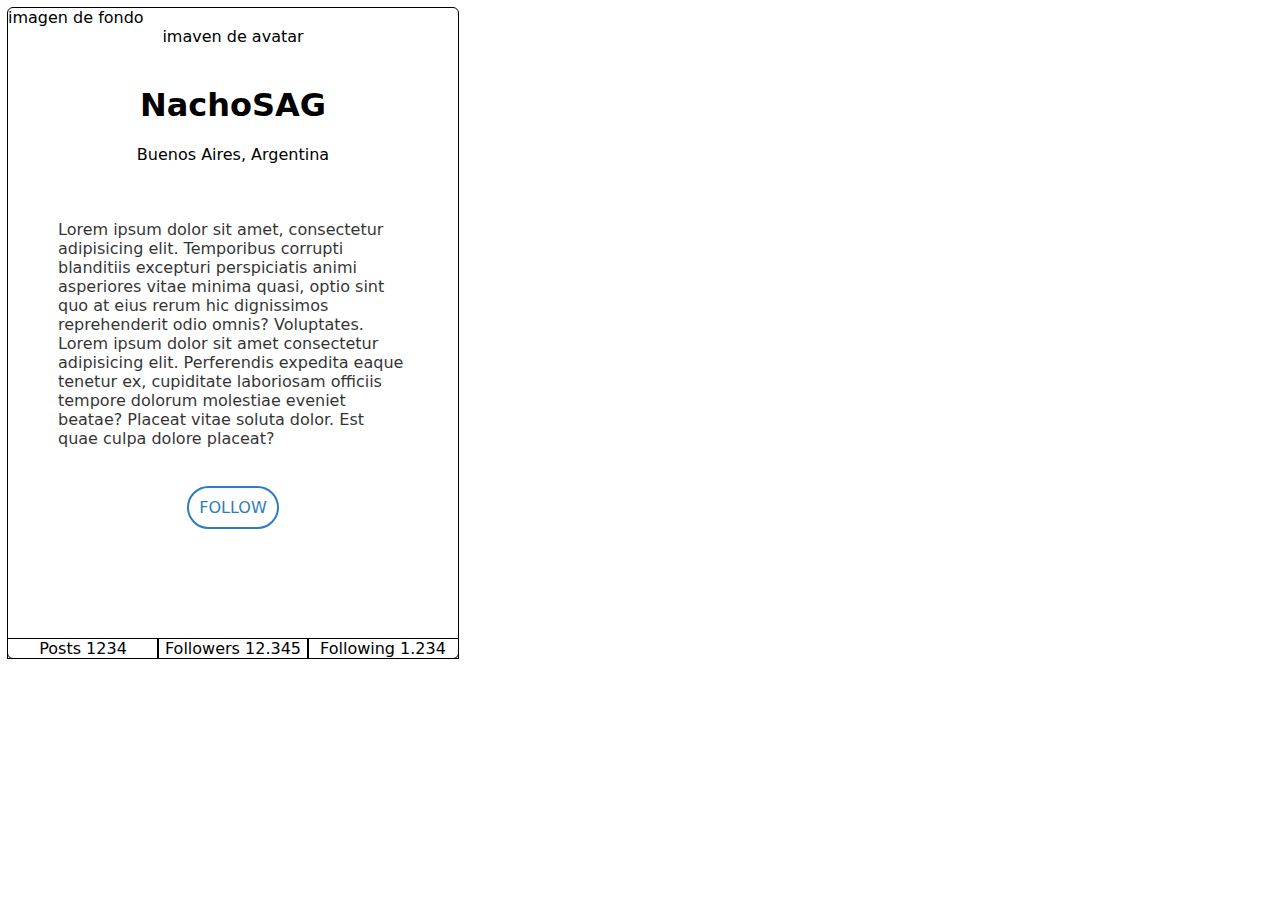
<file: basic-card/index.html>
<!DOCTYPE html>
<html lang="en">
<head>
  <meta charset="UTF-8">
  <meta name="viewport" content="width=device-width, initial-scale=1.0">
  <meta name="description" content="Esta es la tarjeta de usuario de NachoSAG">
  <title>Tarjeta de NachoSAG</title>
  <link rel="stylesheet" href="/basic-card/styles.css">
</head>
<body>
  <main>
    <div class="card">
      <div class="header">
        imagen de fondo
        <!-- <img class="background" src="fondo.avif" alt="Imagen de fondo"> -->
      </div>
      <div class="profile">
        imaven de avatar
        <!-- <img class="avatar" src="Vader.png" alt="Avatar de NachoSAG"> -->
        <h1>NachoSAG</h1>
        <p>Buenos Aires, Argentina</p>
      </div>
      <div class="description">
        <p class="about-me">
        Lorem ipsum dolor sit amet, consectetur adipisicing elit. 
        Temporibus corrupti blanditiis excepturi perspiciatis animi 
        asperiores vitae minima quasi, optio sint quo at eius rerum hic 
        dignissimos reprehenderit odio omnis? Voluptates.
        Lorem ipsum dolor sit amet consectetur adipisicing elit. Perferendis 
        expedita eaque tenetur ex, cupiditate laboriosam officiis tempore 
        dolorum molestiae eveniet beatae? Placeat vitae soluta dolor. 
        Est quae culpa dolore placeat?
        </p>
        <a class="follow" href="https://x.com/nacho_sag" target="_blank" >FOLLOW</a>
      </div>
      <div class="footer">
        <div class="stats">
          Posts 1234
        </div>
        <div class="stats">
          Followers 12.345
        </div>
        <div class="stats">
          Following 1.234
        </div>
      </div>
    </div>
  </main>
</body>

</html>
</file>
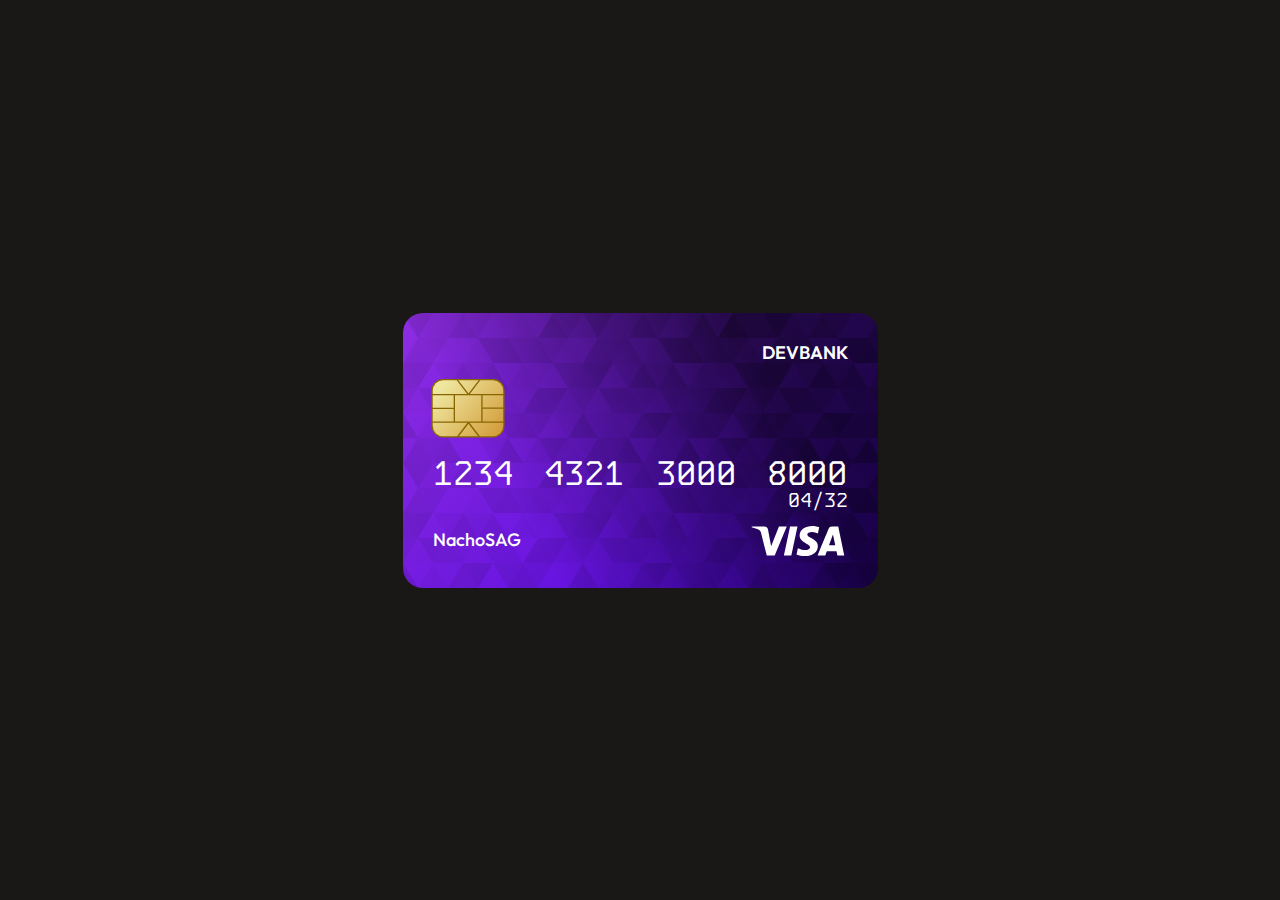
<file: flip-credit-card/index.html>
<!DOCTYPE html>
<html lang="en">
<head>
  <meta charset="UTF-8">
  <meta name="viewport" content="width=device-width, initial-scale=1.0">
  <link rel="stylesheet" href="styles.css">
  <title>NachoSAG - Credit Card</title>
</head>
<body>
  <main>
    <div class="card">
      <p class="bank-name">DEVBANK</p>
      <img class="chip" src="emv.svg" alt="chip-logo" >
      <p class="number">
        <span class="num num-1">1234</span>
        <span class="num num-2">4321</span>
        <span class="num num-3">3000</span>
        <span class="num num-4">8000</span>
      </p>
      <footer class="footer">
        <span class="client">NachoSAG</span>
        <div class="date-visa">
          <span class="date">04/32</span>
          <img class="visa" src="visa.svg" alt="visa-logo" >
        </div>
      </footer>
    </div>
  </main>
</body>
</html>
</file>
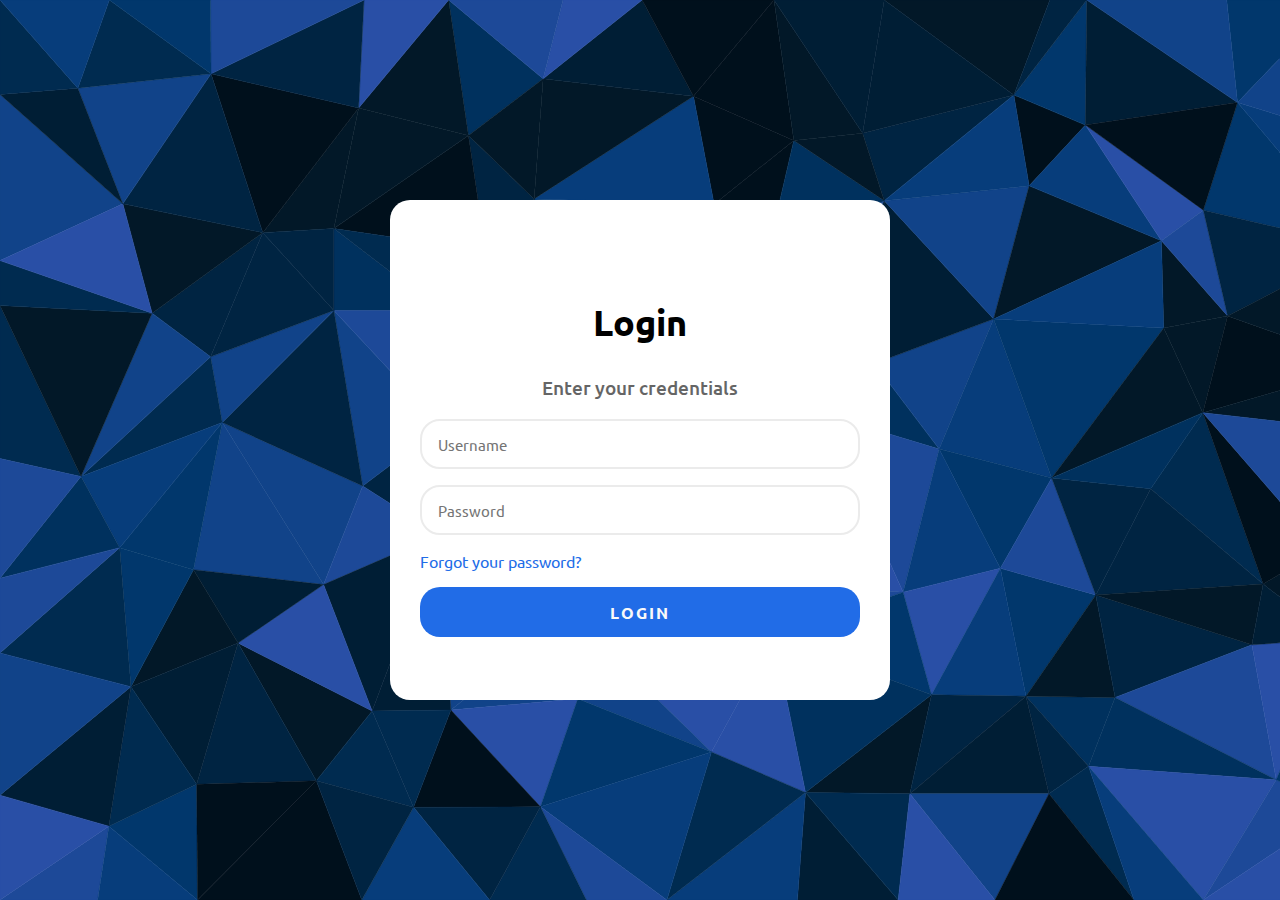
<file: login/index.html>
<!DOCTYPE html>
<html lang="en">
<head>
  <meta charset="UTF-8">
  <meta name="viewport" content="width=device-width, initial-scale=1.0">
  <title>Login Form</title>
  <link rel="stylesheet" href="styles.css">
</head>
<body>
  <main>
    <div class="login-card">
      <h2>Login</h2>
      <h3>Enter your credentials</h3>
      <form class="login-form">
        <input type="email" placeholder="Username">
        <input type="password" placeholder="Password">
        <a href="#">Forgot your password?</a>
        <button type="submit">LOGIN</button>
      </form>
    </div>
  </main>
</body>
</html>
</file>
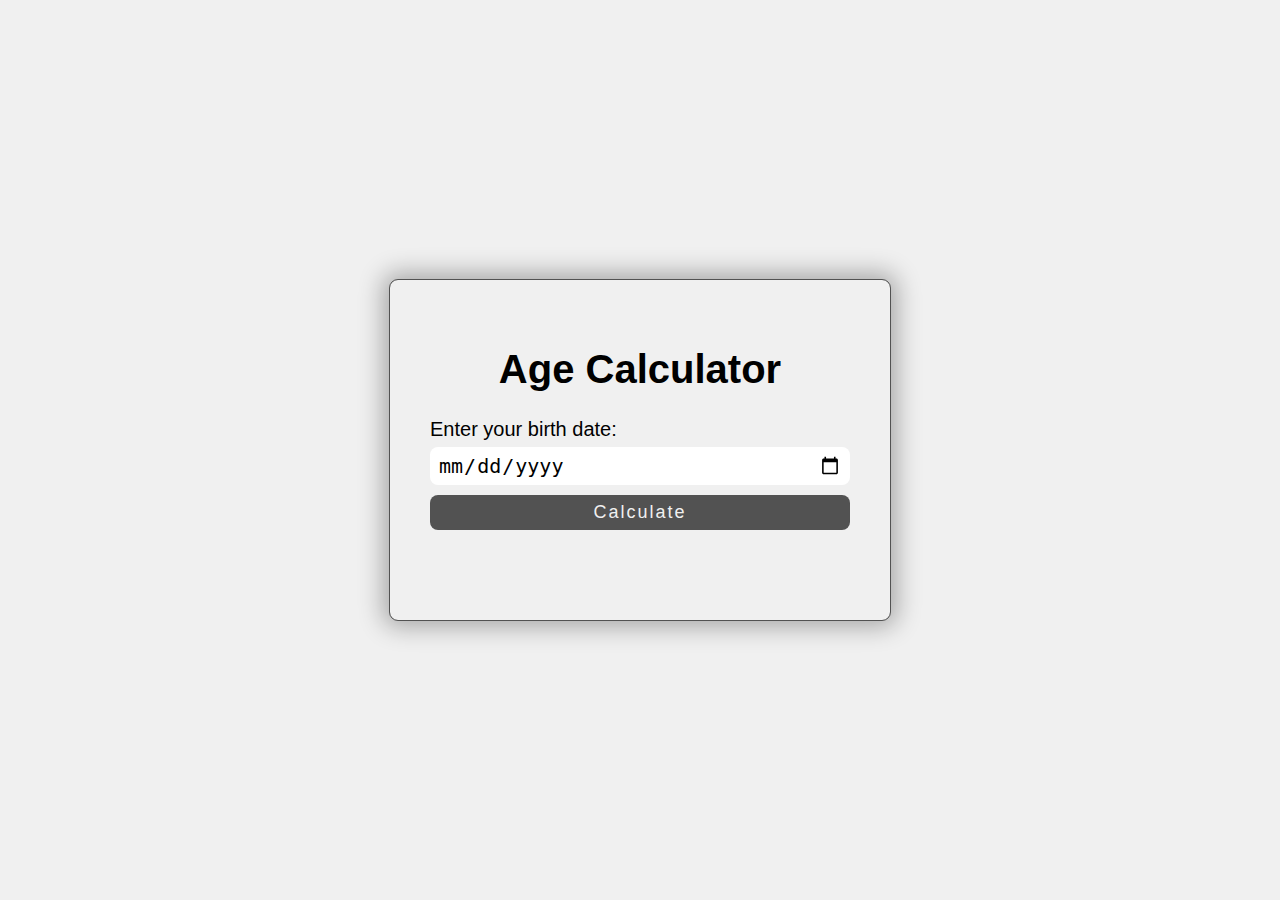
<file: age-calculator/src/index.html>
<!DOCTYPE html>
<html lang="en">

<head>
  <meta charset="UTF-8">
  <meta name="viewport" content="width=device-width, initial-scale=1.0">
  <link rel="stylesheet" href="styles.css">
  <title>Age Calculator</title>
</head>

<body>
  <main>
    <h1>Age Calculator</h1>
    <div class="content">
      <div class="date">
        <label for="birth-date">Enter your birth date:</label>
        <input id="birth-date" type="date" class="custom-date">
      </div>
      <button id="calculate-btn">Calculate</button>
      <p id="result"></p>
    </div>
  </main>
  <script src="script.js" defer></script>
</body>

</html>
</file>
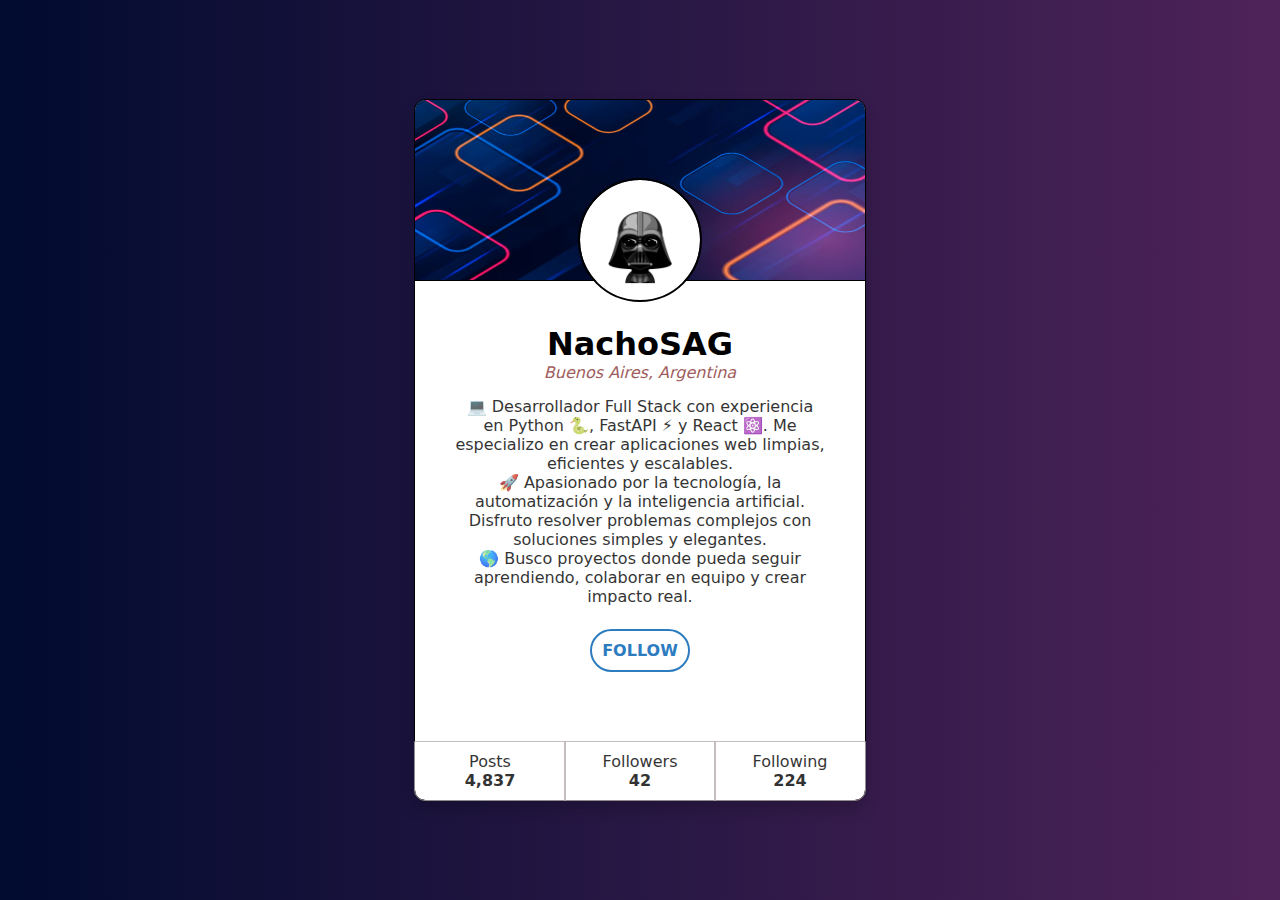
<file: basic-card/src/index.html>
<!DOCTYPE html>
<html lang="en">
<head>
  <meta charset="UTF-8">
  <meta name="viewport" content="width=device-width, initial-scale=1.0">
  <meta name="description" content="Esta es la tarjeta de usuario de NachoSAG">
  <title>Tarjeta de NachoSAG</title>
  <link rel="stylesheet" href="styles.css">
</head>
<body>
  <main>
    <div class="card">
      <div class="header">
        <img class="background" src="../public/fondo.avif" alt="Imagen de fondo">
      </div>
      <div class="profile">
        <img class="avatar" src="../public/Vader.png" alt="Avatar de NachoSAG">
        <h1>NachoSAG</h1>
        <em>Buenos Aires, Argentina</em>
      </div>
      <div class="description">
        <p class="about-me">
        💻 Desarrollador Full Stack con experiencia en Python 🐍, FastAPI ⚡ y React ⚛️. Me especializo en crear aplicaciones web
        limpias, eficientes y escalables. <br>
        🚀 Apasionado por la tecnología, la automatización y la inteligencia artificial. Disfruto resolver problemas complejos
        con soluciones simples y elegantes. <br>
        🌎 Busco proyectos donde pueda seguir aprendiendo, colaborar en equipo y crear impacto real.
        </p>
        <a class="follow" href="https://x.com/nacho_sag" target="_blank" >FOLLOW</a>
      </div>
      <div class="footer">
        <div class="stats">
          Posts
          <span class="posts">1234</span>
        </div>
        <div class="stats">
          Followers
          <span class="followers">12.345</span>
        </div>
        <div class="stats">
          Following
          <span class="following">1.234</span>
        </div>
      </div>
    </div>
  </main>
</body>
<script src="scripts.js"></script>
</html>
</file>
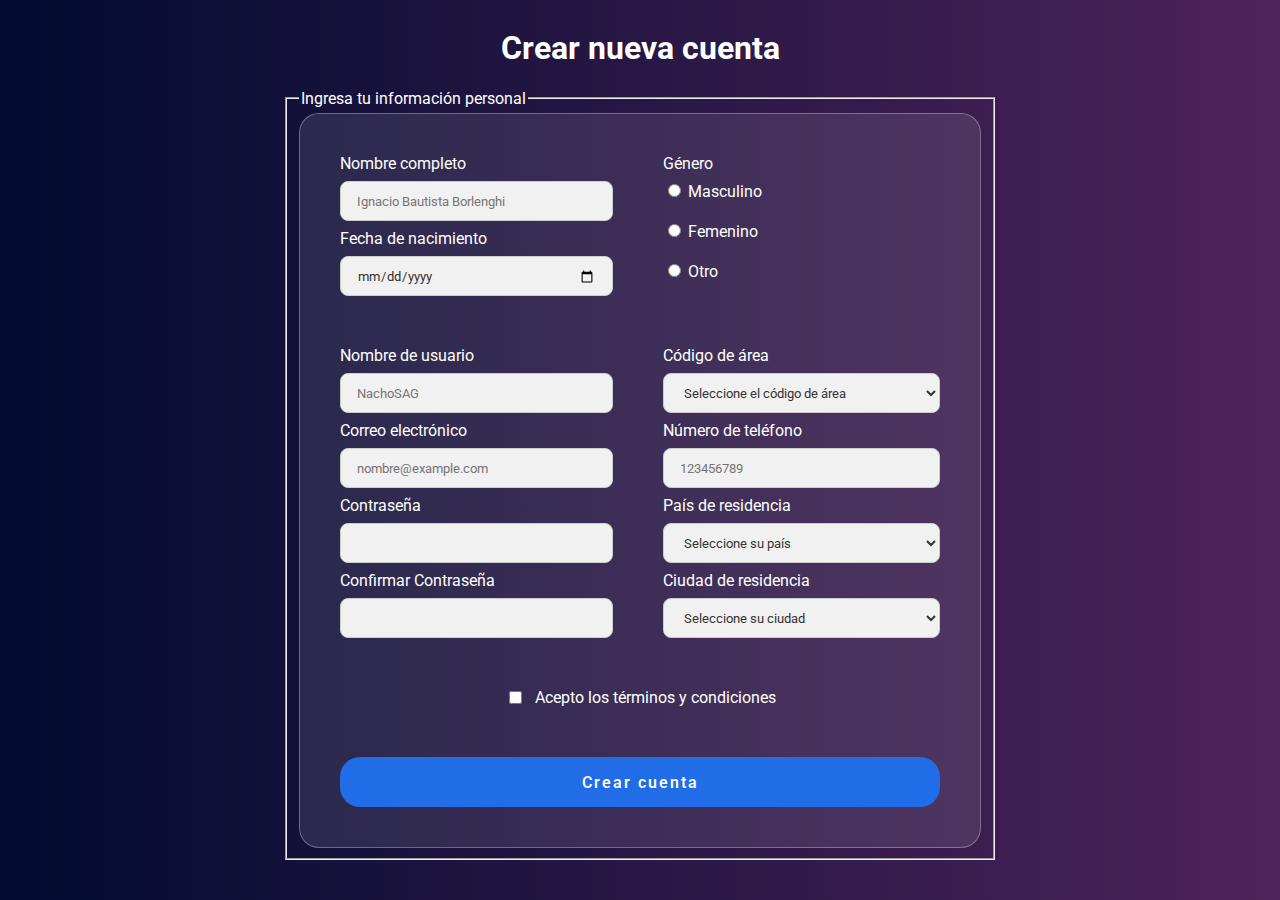
<file: contact-form/src/index.html>
<!DOCTYPE html>
<html lang="es">
<head>
  <meta charset="UTF-8">
  <meta name="viewport" content="width=device-width, initial-scale=1.0">
  <link rel="stylesheet" href="styles.css">
  <title>Form Contact</title>
</head>
<body>
  <main>
    <h1>Crear nueva cuenta</h1>
    <fieldset>
      <legend>Ingresa tu información personal</legend>
      <form action="/submit" method="post">
        <section class="personal-info">
          <label for="full-name">Nombre completo</label>
          <input type="text" id="full-name" name="full-name" placeholder="Ignacio Bautista Borlenghi" required>
          
          <label for="birth-date">Fecha de nacimiento</label>
          <input type="date" id="birth-date" name="birth-date" required>
        </section>

        <section class="gender">
          <span>Género</span>
          <div class="gender-options">
            <label><input type="radio" name="gender" value="man"> Masculino</label>
            <label><input type="radio" name="gender" value="woman"> Femenino</label>
            <label><input type="radio" name="gender" value="other"> Otro</label>
          </div>
        </section>

        <section class="account-info">
          <label for="username">Nombre de usuario</label>
          <input type="text" id="username" name="username" placeholder="NachoSAG" required>
        
          <label for="email">Correo electrónico</label>
          <input type="email" id="email" name="email" placeholder="nombre@example.com" required>
        
          <label for="password">Contraseña</label>
          <input type="password" id="password" name="password" required>
        
          <label for="confirm-password">Confirmar Contraseña</label>
          <input type="password" id="confirm-password" name="confirm-password" required>
        </section>

        <section class="contact-info">
          <label for="code">Código de área</label>
          <select id="code" name="code" required>
            <option value="" disabled selected>Seleccione el código de área</option>
            <option value="+54">+54</option>
            <option value="+1">+1</option>
            <option value="+34">+34</option>
            <option value="other">Otro</option>
          </select>
          
          <label for="phone">Número de teléfono</label>
          <input type="tel" id="phone" name="phone" placeholder="123456789" required>

          <label for="country">País de residencia</label>
          <select id="country" name="country">
            <option value="" disabled selected>Seleccione su país</option>
            <option value="argentina">Argentina</option>
            <option value="argentina">Estados Unidos / Canadá</option>
            <option value="argentina">España</option>
            <option value="argentina">Otro</option>
          </select>

          <label for="city">Ciudad de residencia</label>
          <select id="city" name="city">
            <option value="" disabled selected>Seleccione su ciudad</option>
            <option value="buenos-aires">Buenos Aires</option>
            <option value="los-angeles">Los Ángeles</option>
            <option value="toronto">Toronto</option>
            <option value="barcelona">Barcelona</option>
          </select>
        </section>

        <section class="terms">
          <input type="checkbox" id="terms-conditions" name="terms-conditions" required>
          <span>Acepto los términos y condiciones</span>
        </section>
        <button type="submit">Crear cuenta</button>
      </form>
    </fieldset>
  </main>
</body>
</html>
</file>
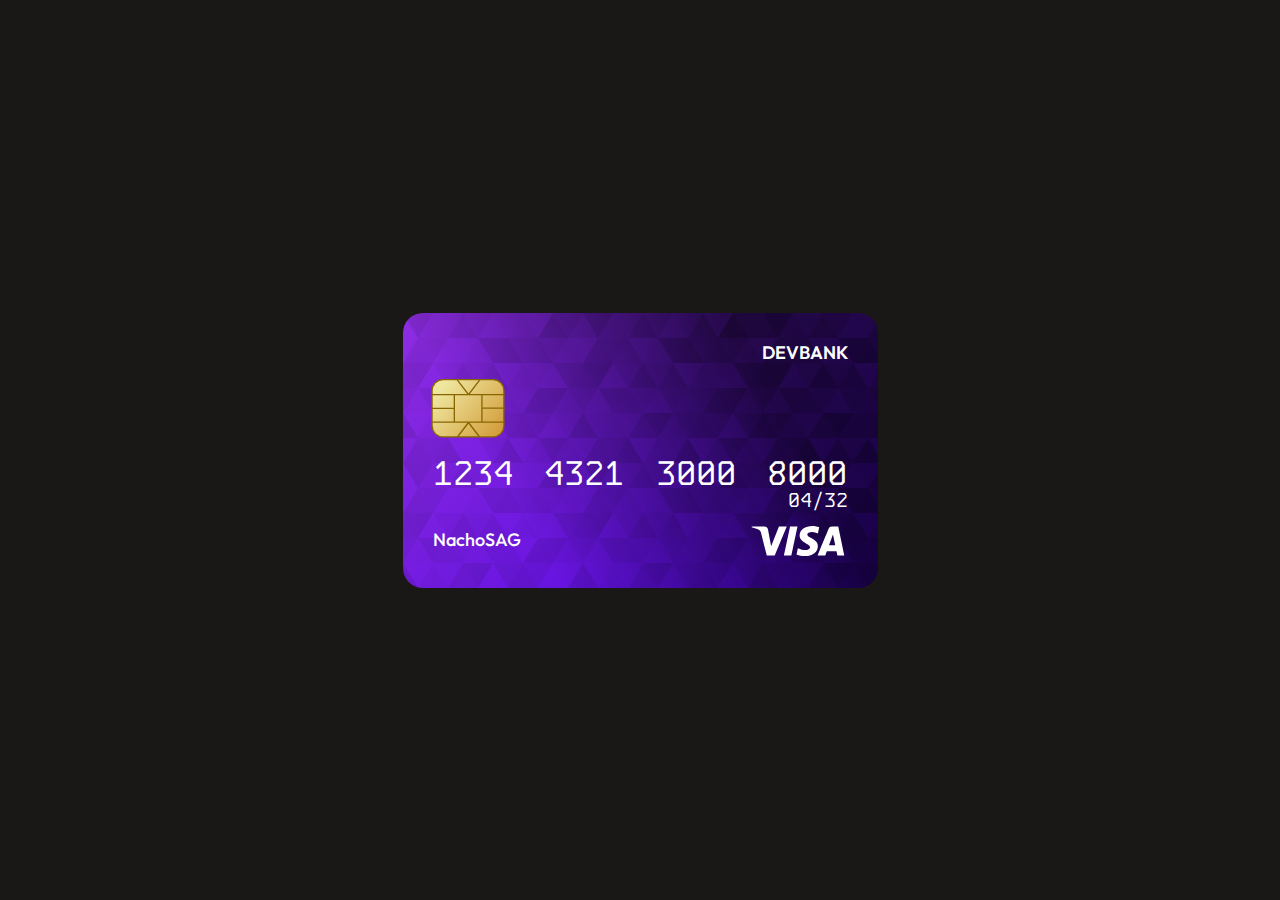
<file: flip-credit-card/src/index.html>
<!DOCTYPE html>
<html lang="en">
<head>
  <meta charset="UTF-8">
  <meta name="viewport" content="width=device-width, initial-scale=1.0">
  <link rel="stylesheet" href="styles.css">
  <title>NachoSAG - Credit Card</title>
</head>
<body>
  <main>
    <div class="card">
      <p class="bank-name">DEVBANK</p>
      <img class="chip" src="../public/emv.svg" alt="chip-logo" >
      <p class="number">
        <span class="num num-1">1234</span>
        <span class="num num-2">4321</span>
        <span class="num num-3">3000</span>
        <span class="num num-4">8000</span>
      </p>
      <footer class="footer">
        <span class="client">NachoSAG</span>
        <div class="date-visa">
          <span class="date">04/32</span>
          <img class="visa" src="../public/visa.svg" alt="visa-logo" >
        </div>
      </footer>
    </div>
  </main>
</body>
</html>
</file>
<file: basic-card/styles.css>
main {
  font-family: system-ui, -apple-system, BlinkMacSystemFont, 'Segoe UI', Roboto, Oxygen, Ubuntu, Cantarell, 'Open Sans', 'Helvetica Neue', sans-serif;
}

.card {
  height: 650px;
  width: 450px;
  outline: 1px solid black;
  border-radius: 5px;
  position: relative;
  box-sizing: border-box;
  display: flex;
  flex-flow: column nowrap;
  background-color: #ffffff;
}

.background {
  width: 450px;
  height: 180px;
}

.profile {
  text-align: center;
}

.avatar {
  width: 120px;
  height: 120px;
  position: absolute;
  border-radius: 50%;
  outline: 2px solid black;
  background-color: #ffffff;
  top: 80px;
  left: 50%;
  transform: translateX(-50%)
}

.profile h1 {
  margin-top: 40px;
}

.profile em {
  color: #a05d5d;
}

.description {
  display: flex;
  flex-flow: column nowrap;
}

.about-me {
  padding: 0 50px;
  opacity: 80%;
  margin-top: 40px;
  margin-bottom: 40px;
}

.follow {
  outline: 2px solid #2d7cbf;
  border-radius: 50px;
  padding: 10px;
  inset: 0;
  margin: auto;
  text-decoration: none;
  color: #2d7cbf;
}

.footer {
  position: absolute;
  bottom: 0;
  display: flex;
  flex-flow: row wrap;
  width: 100%;
}

.stats {
  flex-grow: 1;
  flex-shrink: 1;
  flex-basis: 0;
  outline: 1px solid black;
  text-align: center;
}
</file>
<file: flip-credit-card/styles.css>
@import url('https://fonts.googleapis.com/css2?family=Kode+Mono:wght@400..700&family=Outfit:wght@100..900&display=swap');

:root {
  --font-text: 'Outfit';
  --font-number: 'Kode Mono';
}

body {
  background-color: rgb(26, 23, 23);
  margin: 0;
  display: flex;
  justify-content: center;
  align-items: center;
  min-height: 100vh;
}

.card {
  background-image: url("bg.svg"), linear-gradient(135deg, #8e2de2, #4a00e0);
  background-blend-mode: multiply;
  background-size: cover;
  background-position: center;
  width: 475px;
  height: 275px;
  box-sizing: border-box;
  border-radius: 1.25rem;
  padding: 10px 30px;
  display: flex;
  flex-direction: column;
  justify-content: space-evenly;
  
}

.chip {
  width: 120px;
  height: 60px;
}

.visa {
  width: 100px;
  height: 30px;
}

.bank-name {
  align-self: flex-end;
  margin-top: -4px;
  font-size: 18px;
  font-weight: 600;
  font-family: var(--font-text);
  color: white;
}

.chip {
  align-self: flex-start;
  margin: -25px;
}

.number {
  display: flex;
  justify-content: space-between;
  margin-bottom: -30px;
}

.number > span {
  font-size: 34px;
  font-weight: 400;
  font-family: var(--font-number);
  color: white;
}

.footer {
  display: flex;
  justify-content: space-between;
}

.client {
  align-self: flex-end;
  margin: 5px 0;
  font-family: var(--font-text);
  font-size: 18px;
  color: white;
  font-weight: 500;
  
}

.date-visa {
  display: flex;
  flex-direction: column;
  align-items: flex-end;
  gap: 13px;
}

.date {
  color: white;
  font-size: 20px;
  font-family: var(--font-number);
  font-weight: 400;
}
</file>
<file: login/styles.css>
@import url('https://fonts.googleapis.com/css2?family=Ubuntu:ital,wght@0,300;0,400;0,500;0,700;1,300;1,400;1,500;1,700&display=swap');

* {
  box-sizing: border-box;
}

html,
body,
.wrapper {
  height: 100%;
}

body {
  display: flex;
  align-items: center;
  justify-content: center;
  margin: 0;
  background-image: url("background.svg");
  background-repeat: no-repeat;
  background-size: cover;
  font-family: 'Ubuntu';
  color: #000;
}

.login-card {
  width: 500px;
  height: 500px;
  background-color: white;
  text-align: center;
  border-radius: 1.25rem;
  padding: 70px 30px;
}

.login-card>h2 {
  font-size: 36px;
}

.login-card>h3 {
  opacity: 60%;
  font-weight: 500;

}

.login-form {
  display: flex;
  flex-direction: column;
  align-items: center;
  gap: 16px;
}

.login-form>input,
.login-form>button {
  width: 100%;
  height: 50px;
  border-radius: 1.25rem;
  font-family: inherit;
}

.login-form>input {
  border: 2px solid #ebebeb;
  font-size: 15px;
  padding: 0 16px;
}

.login-form>button {
  cursor: pointer;
  background-color: #216ce7;
  color: #f9f9f9;
  border: 0;
  font-size: 16px;
  font-weight: 600;
  letter-spacing: 2px;
}

.login-form>a {
  color: #216ce7;
  font-family: inherit;
  align-self: flex-start;
  text-decoration: none;
}

.login-form>input:hover {
  border: 2px solid #10449a;
}

.login-form>button:hover {
  background-color: #10449a;
}

.login-form>a:hover {
  color: #10449a;
}
</file>
<file: age-calculator/src/styles.css>
* {
  box-sizing: border-box;
}

body {
  margin: 0;
  padding: 0;
  display: flex;
  justify-content: center;
  align-items: center;
  font-family: sans-serif;
  background-color: #f0f0f0;
  min-height: 100vh;
}

main {
  outline: 1px solid #525252;
  border-radius: 8px;
  width: 500px;
  padding: 40px;
  box-shadow: 0 0 25px 7px rgb(0 0 0 / 30%);
}

h1 {
  font-size: 40px;
  text-align: center;
}

.content {
  display: flex;
  flex-direction: column;
  gap: 10px;
}

.date {
  display: flex;
  flex-direction: column;
  gap: 6px;
}

label, input[type="date"] {
  font-size: 20px;
}

.custom-date {
  padding: 5px 7px;
  border-radius: 8px;
  border: 1px solid transparent;
  transition: border-color 300ms ease-in;
}

.custom-date:hover, .custom-date:focus {
  cursor: pointer;
  border-color: #525252;
  outline: none;
}

button {
  font-size: 18px;
  padding: 7px;
  background-color: #525252;
  color: #f0f0f0;
  border-radius: 8px;
  transition: box-shadow 250ms ease-in;
  letter-spacing: 2px;
  border: none;
}

button:hover {
  cursor: pointer;
  box-shadow: 2px 2px 3px rgb(0 0 0 / 30%);
}

#result {
  font-family: sans-serif;
  font-size: 20px;
}
</file>
<file: basic-card/src/styles.css>
main {
  font-family: system-ui, -apple-system, BlinkMacSystemFont, 'Segoe UI', Roboto, Oxygen, Ubuntu, Cantarell, 'Open Sans', 'Helvetica Neue', sans-serif;
}

body {
  margin: 0;
  background: linear-gradient(to right, #010b2f, #4e2359);
  display: flex;
  justify-content: center;
  align-items: center;
  min-height: 100vh;
}

.card {
  height: 700px;
  width: 450px;
  outline: 1px solid black;
  border-radius: 10px;
  position: relative;
  box-sizing: border-box;
  display: flex;
  flex-flow: column nowrap;
  background-color: #ffffff;
  box-shadow: 0 8px 16px rgba(0, 0, 0, 0.2);
}

.background {
  width: 450px;
  height: 180px;
  border-top-left-radius: 10px;
  border-top-right-radius: 10px;
  border-bottom: 1px solid black;
}

.profile {
  text-align: center;
}

.avatar {
  width: 120px;
  height: 120px;
  position: absolute;
  border-radius: 50%;
  outline: 2px solid black;
  background-color: #ffffff;
  top: 80px;
  left: 50%;
  transform: translateX(-50%);
}

.profile h1 {
  margin-top: 40px;
  margin-bottom: 0px;
}

.profile em {
  color: #a05d5d;
}

.description {
  display: flex;
  flex-flow: column nowrap;
}

.about-me {
  padding: 0 40px;
  opacity: 80%;
  margin-top: 15px;
  margin-bottom: 25px;
  text-align: center;
}

.follow {
  outline: 2px solid #2d7cbf;
  border-radius: 50px;
  padding: 10px;
  inset: 0;
  margin: auto;
  text-decoration: none;
  font-weight: bolder;
  color: #2d7cbf;
}

.footer {
  position: absolute;
  bottom: 0;
  display: flex;
  flex-flow: row wrap;
  width: 100%;
}

.stats {
  flex-grow: 1;
  flex-shrink: 1;
  flex-basis: 0;
  outline: 1px solid #b6afaf;
  text-align: center;
  opacity: 80%;
  text-align: center;
  padding: 10px;
}

.stats span {
  display: block;
  font-weight: bold;
}

.stats:first-child {
  border-bottom-left-radius: 10px;
}

.stats:last-child {
  border-bottom-right-radius: 10px;
}
</file>
<file: contact-form/src/styles.css>
@import url('https://fonts.googleapis.com/css2?family=Roboto:ital,wght@0,100..900;1,100..900&display=swap');

html {
  margin: 0;
  font-family: 'Roboto';
  background: linear-gradient(to right, #010b2f, #4e2359);
  height: 100vh;
  color: white;
}

main {
  display: flex;
  flex-direction: column;
  align-items: center;
}

form {
  display: grid;
  grid-template-areas: 
    "personal-info gender"
    "account-info contact-info"
    "terms terms"
    "submit submit";
  gap: 50px;
  width: 600px; /* Aumentamos el ancho para que quepa mejor el contenido */
  background-color: rgba(255, 255, 255, 0.1); /* Fondo semitransparente para destacar */
  padding: 40px;
  border-radius: 1.25rem;
  border: 1px solid rgba(255, 255, 255, 0.3);
}

/* Estilo base para todas las secciones del formulario */
.personal-info,
.account-info,
.contact-info {
  display: flex;
  flex-direction: column;
  gap: 8px; /* Espacio entre label e input */
}

.personal-info {
  grid-area: personal-info;
}

.gender {
  grid-area: gender;
  display: flex;
  flex-direction: column;
  gap: 8px;
}

.gender-options {
  display: flex;
  flex-direction: column;
  gap: 20px;
}

.gender-options label {
  gap: 5px; 
}

.account-info {
  grid-area: account-info;
}

.contact-info {
  grid-area: contact-info;
}

.terms {
  grid-area: terms;
  display: flex;
  align-items: center;
  gap: 10px;
  justify-content: center;
}

button {
  grid-area: submit;
  width: 100%; /* Ocupa todo el ancho de su area */
  height: 50px;
  border-radius: 1.25rem;
  font-family: inherit;
  cursor: pointer;
  background-color: #216ce7;
  color: #f9f9f9;
  border: 0;
  font-size: 16px;
  font-weight: 600;
  letter-spacing: 2px;
  transition: background-color 0.3s ease;
}

button:hover {
  background-color: #10449a;
}

/* Estilos para todos los inputs y selects */
input[type="text"],
input[type="date"],
input[type="email"],
input[type="password"],
input[type="tel"],
select {
  width: 100%;
  height: 40px;
  padding: 0 16px;
  border-radius: 8px;
  border: 1px solid #ccc;
  background-color: #f1f1f1;
  color: #333;
  font-family: inherit;
  box-sizing: border-box; 
}

select:focus,
input:focus{
  outline: none;
}
</file>
<file: flip-credit-card/src/styles.css>
@import url('https://fonts.googleapis.com/css2?family=Kode+Mono:wght@400..700&family=Outfit:wght@100..900&display=swap');

:root {
  --font-text: 'Outfit';
  --font-number: 'Kode Mono';
}

body {
  background-color: rgb(26, 23, 23);
  margin: 0;
  display: flex;
  justify-content: center;
  align-items: center;
  min-height: 100vh;
}

.card {
  background-image: url("../public/bg.svg"), linear-gradient(135deg, #8e2de2, #4a00e0);
  background-blend-mode: multiply;
  background-size: cover;
  background-position: center;
  width: 475px;
  height: 275px;
  box-sizing: border-box;
  border-radius: 1.25rem;
  padding: 10px 30px;
  display: flex;
  flex-direction: column;
  justify-content: space-evenly;
  
}

.chip {
  width: 120px;
  height: 60px;
}

.visa {
  width: 100px;
  height: 30px;
}

.bank-name {
  align-self: flex-end;
  margin-top: -4px;
  font-size: 18px;
  font-weight: 600;
  font-family: var(--font-text);
  color: white;
}

.chip {
  align-self: flex-start;
  margin: -25px;
}

.number {
  display: flex;
  justify-content: space-between;
  margin-bottom: -30px;
}

.number > span {
  font-size: 34px;
  font-weight: 400;
  font-family: var(--font-number);
  color: white;
}

.footer {
  display: flex;
  justify-content: space-between;
}

.client {
  align-self: flex-end;
  margin: 5px 0;
  font-family: var(--font-text);
  font-size: 18px;
  color: white;
  font-weight: 500;
  
}

.date-visa {
  display: flex;
  flex-direction: column;
  align-items: flex-end;
  gap: 13px;
}

.date {
  color: white;
  font-size: 20px;
  font-family: var(--font-number);
  font-weight: 400;
}
</file>
